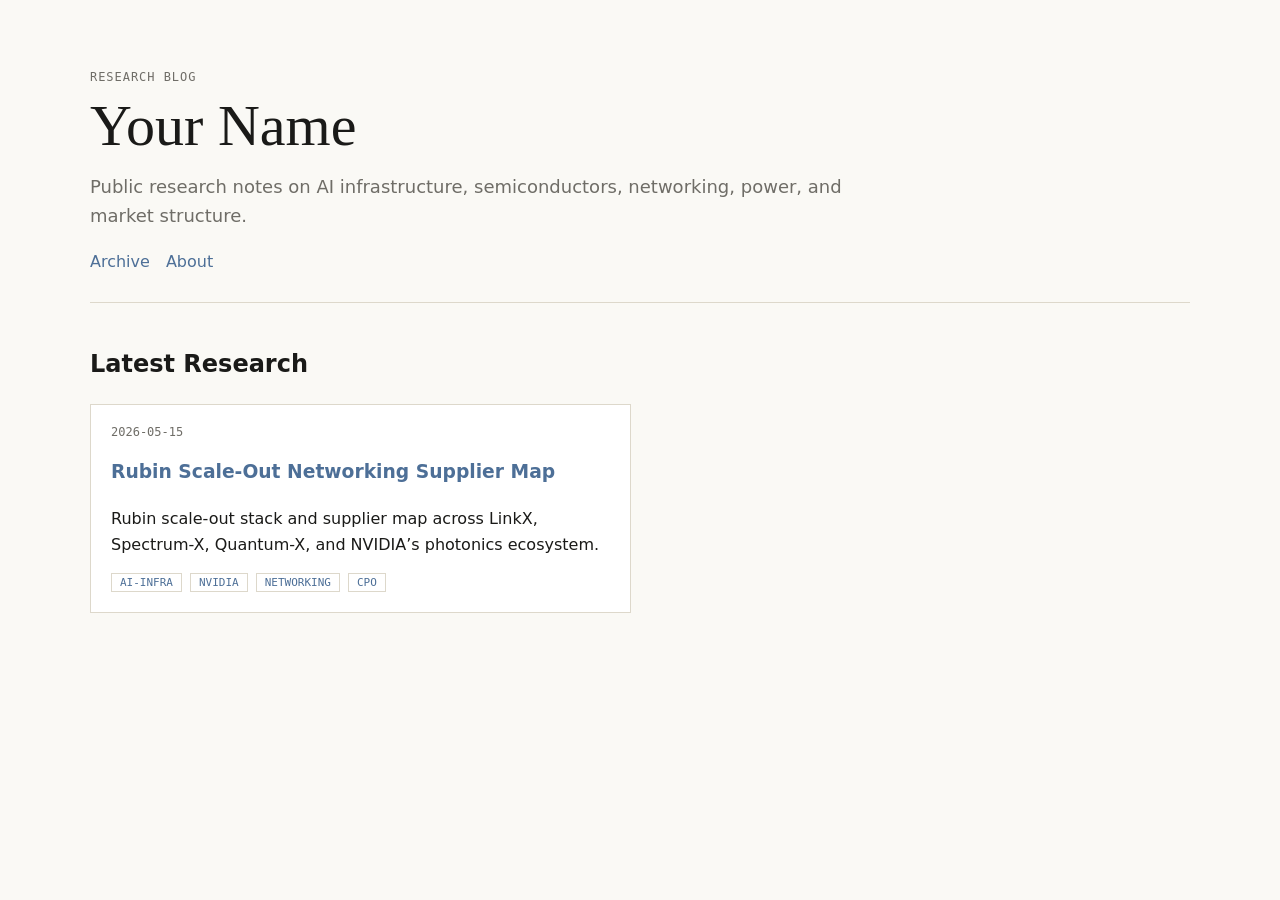
<file: index.html>
<!doctype html>
<html lang="en">
<head>
  <meta charset="utf-8">
  <meta name="viewport" content="width=device-width, initial-scale=1">
  <title>Your Name — Research Blog</title>
  <link rel="stylesheet" href="assets/site.css">
</head>
<body>
  <main class="page-shell">
    <header class="hero">
      <p class="eyebrow">Research Blog</p>
      <h1>Your Name</h1>
      <p class="dek">Public research notes on AI infrastructure, semiconductors, networking, power, and market structure.</p>
      <nav class="topnav">
        <a href="/research-blog/archive/">Archive</a><a href="/research-blog/about/">About</a>
      </nav>
    </header>
    
    <section class="section">
      <h2>Latest Research</h2>
      <div class="post-grid">
        <article class="post-card">
        <div class="post-meta">2026-05-15</div>
        <h3><a href="/research-blog/posts/rubin-scale-out-networking-supplier-map/">Rubin Scale-Out Networking Supplier Map</a></h3>
        <p>Rubin scale-out stack and supplier map across LinkX, Spectrum-X, Quantum-X, and NVIDIA’s photonics ecosystem.</p>
        <div class="tags"><a class="tag" href="/research-blog/tags/ai-infra/">ai-infra</a><a class="tag" href="/research-blog/tags/nvidia/">nvidia</a><a class="tag" href="/research-blog/tags/networking/">networking</a><a class="tag" href="/research-blog/tags/cpo/">cpo</a></div>
      </article>
      </div>
    </section>
    
  </main>
</body>
</html>
</file>
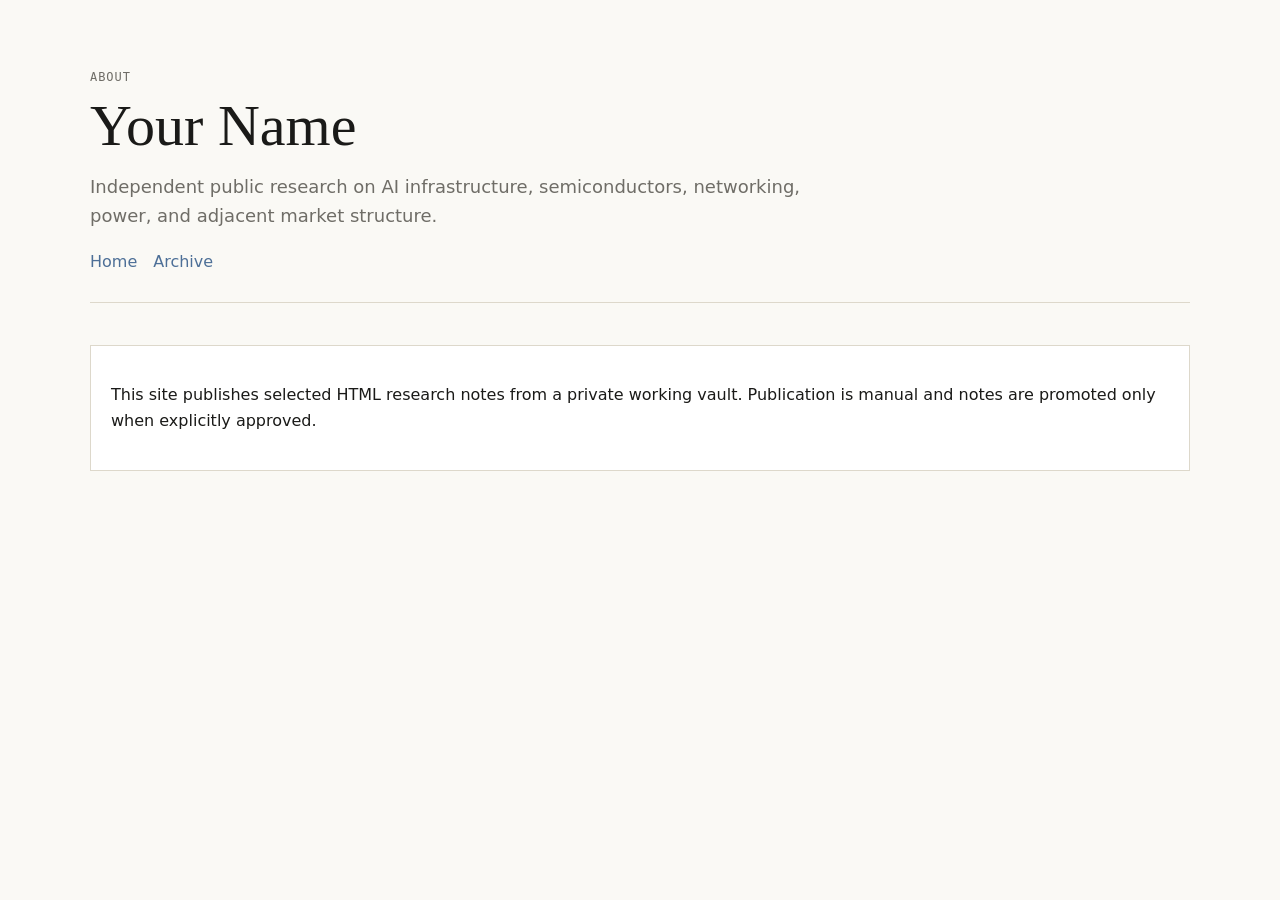
<file: about/index.html>
<!doctype html>
<html lang="en">
<head>
  <meta charset="utf-8">
  <meta name="viewport" content="width=device-width, initial-scale=1">
  <title>About — Research Blog</title>
  <link rel="stylesheet" href="../assets/site.css">
</head>
<body>
  <main class="page-shell">
    <header class="hero">
      <p class="eyebrow">About</p>
      <h1>Your Name</h1>
      <p class="dek">Independent public research on AI infrastructure, semiconductors, networking, power, and adjacent market structure.</p>
      <nav class="topnav">
        <a href="/research-blog/">Home</a>
        <a href="/research-blog/archive/">Archive</a>
      </nav>
    </header>
    <section class="section">
      <div class="post-card">
        <p>This site publishes selected HTML research notes from a private working vault. Publication is manual and notes are promoted only when explicitly approved.</p>
      </div>
    </section>
  </main>
</body>
</html>
</file>
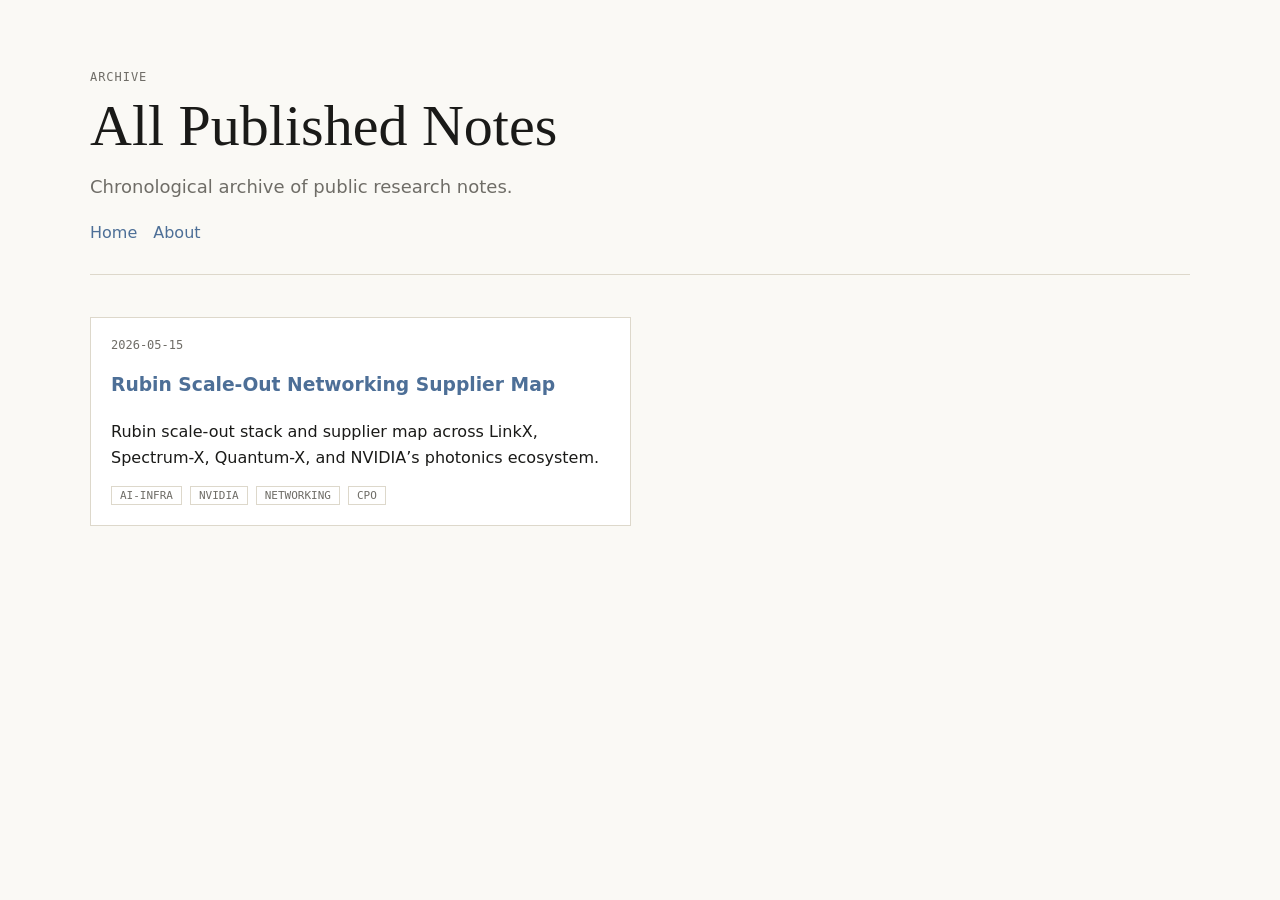
<file: archive/index.html>
<!doctype html>
<html lang="en">
<head>
  <meta charset="utf-8">
  <meta name="viewport" content="width=device-width, initial-scale=1">
  <title>Archive — Research Blog</title>
  <link rel="stylesheet" href="../assets/site.css">
</head>
<body>
  <main class="page-shell">
    <header class="hero">
      <p class="eyebrow">Archive</p>
      <h1>All Published Notes</h1>
      <p class="dek">Chronological archive of public research notes.</p>
      <nav class="topnav">
        <a href="/research-blog/">Home</a>
        <a href="/research-blog/about/">About</a>
      </nav>
    </header>
    <section class="section">
      <div id="archive-posts" class="post-grid"></div>
    </section>
  </main>
  <script src="../assets/site.js"></script>
</body>
</html>
</file>
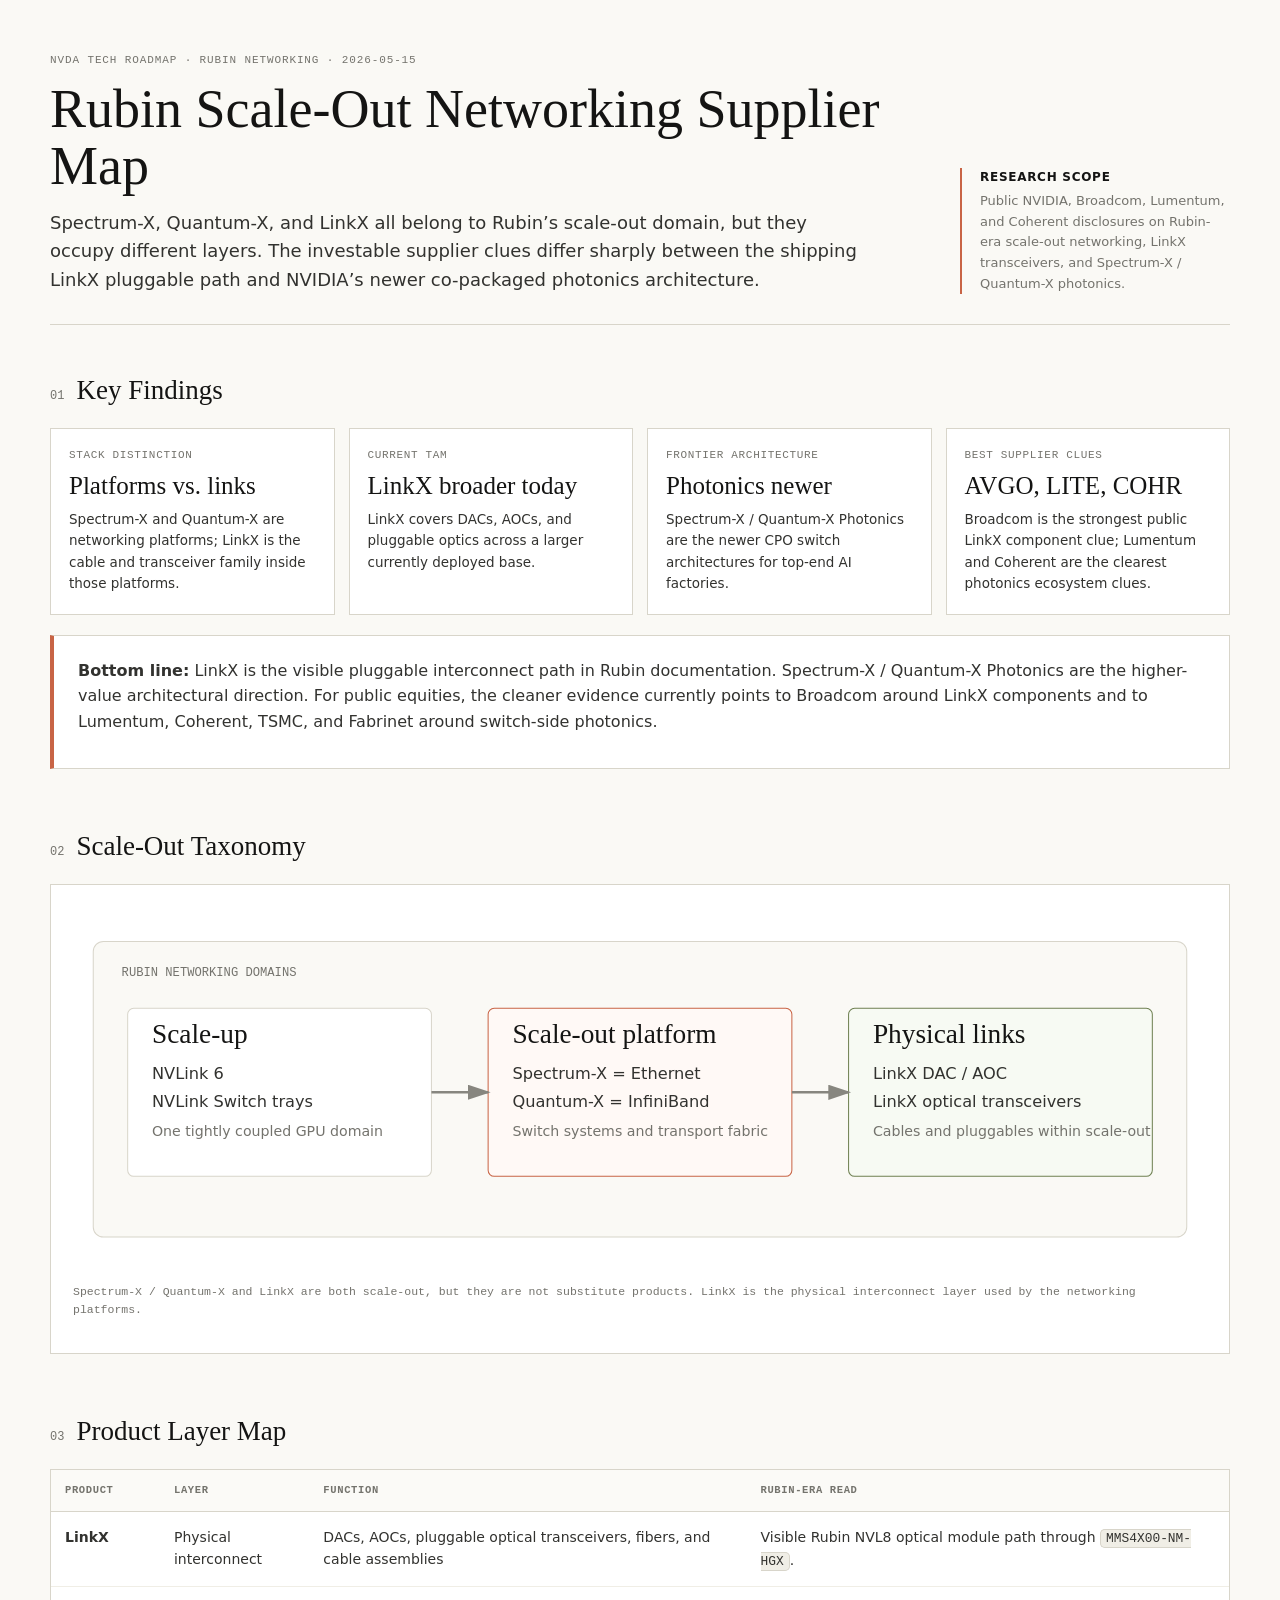
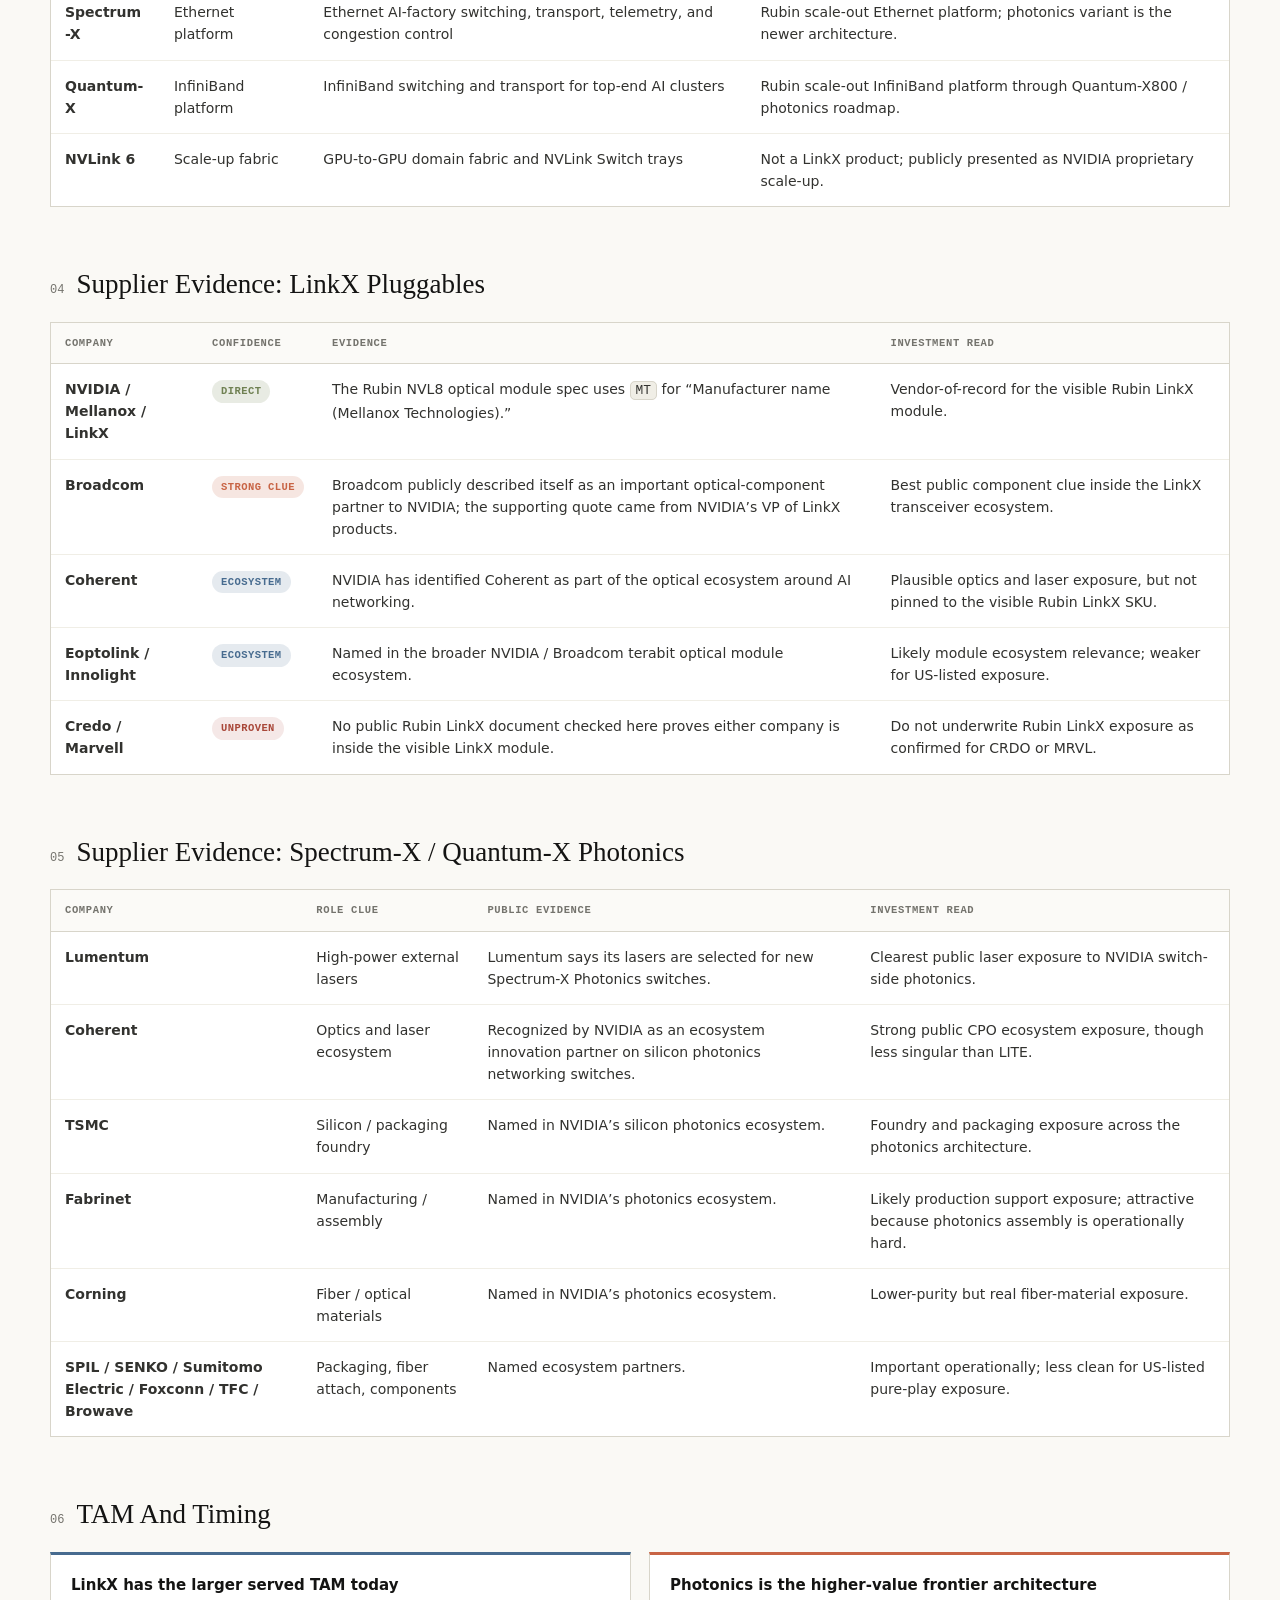
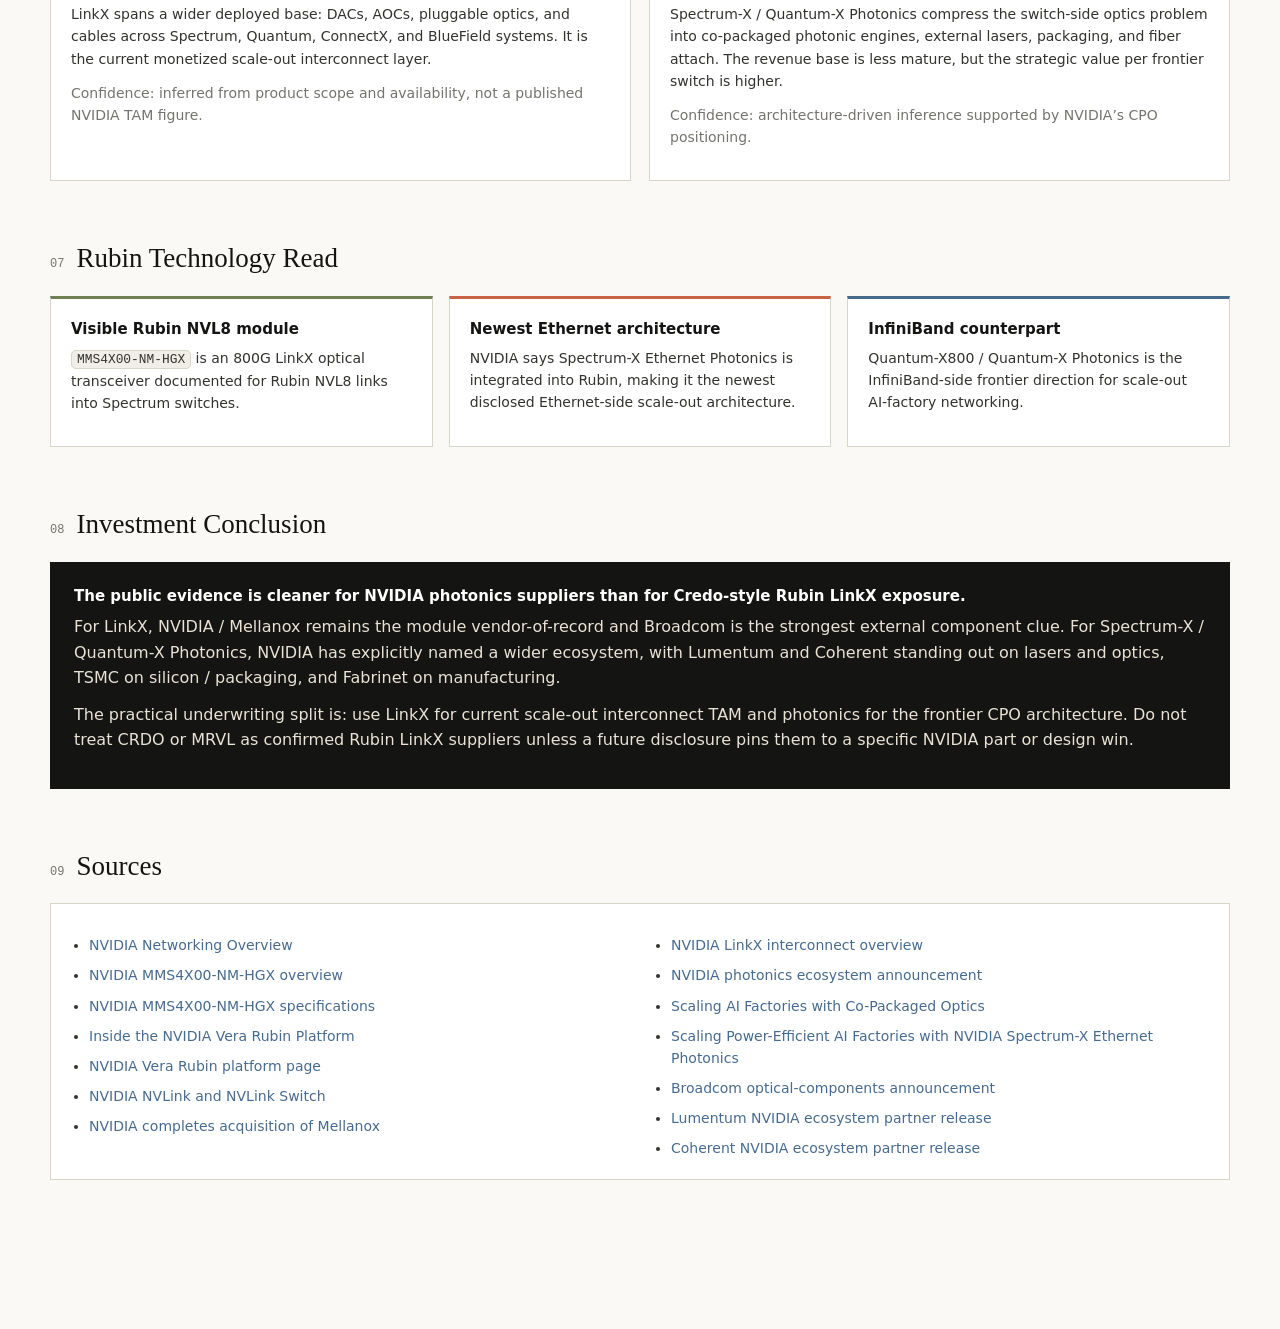
<file: posts/rubin-scale-out-networking-supplier-map/index.html>
<!doctype html>
<html lang="en">
<head>
<meta charset="utf-8">
<meta name="viewport" content="width=device-width, initial-scale=1">
<title>Rubin Scale-Out Networking Supplier Map</title>
<meta name="post:title" content="Rubin Scale-Out Networking Supplier Map">
<meta name="post:summary" content="Rubin scale-out stack and supplier map across LinkX, Spectrum-X, Quantum-X, and NVIDIA’s photonics ecosystem.">
<meta name="post:published" content="2026-05-15">
<meta name="post:tags" content="ai-infra,nvidia,networking,cpo">
<style>
:root {
  --ivory: #FAF9F5;
  --paper: #FFFFFF;
  --slate: #141413;
  --ink: #32322F;
  --muted: #74736D;
  --line: #D8D5CA;
  --wash: #F0EEE6;
  --clay: #C86445;
  --blue: #476B8F;
  --green: #6F8052;
  --red: #A94739;
  --serif: ui-serif, Georgia, "Times New Roman", serif;
  --sans: system-ui, -apple-system, "Segoe UI", Roboto, sans-serif;
  --mono: ui-monospace, "SF Mono", Menlo, Monaco, monospace;
}
* { box-sizing: border-box; }
html { background: var(--ivory); }
body {
  margin: 0;
  font-family: var(--sans);
  color: var(--ink);
  background: var(--ivory);
  line-height: 1.58;
  -webkit-font-smoothing: antialiased;
}
.page {
  width: min(1180px, calc(100vw - 48px));
  margin: 0 auto;
  padding: 52px 0 96px;
}
.report-header {
  display: grid;
  grid-template-columns: minmax(0, 1fr) 270px;
  gap: 40px;
  align-items: end;
  border-bottom: 1.5px solid var(--line);
  padding-bottom: 30px;
  margin-bottom: 34px;
}
.eyebrow {
  font-family: var(--mono);
  font-size: 11px;
  letter-spacing: .08em;
  text-transform: uppercase;
  color: var(--muted);
  margin-bottom: 12px;
}
h1 {
  margin: 0 0 14px;
  font-family: var(--serif);
  font-size: clamp(34px, 5vw, 54px);
  font-weight: 500;
  line-height: 1.05;
  color: var(--slate);
  letter-spacing: 0;
  max-width: 900px;
}
.dek {
  max-width: 820px;
  font-size: 18px;
  color: var(--ink);
  margin: 0;
}
.meta-panel {
  border-left: 2px solid var(--clay);
  padding-left: 18px;
  font-size: 13px;
  color: var(--muted);
}
.meta-panel b {
  display: block;
  color: var(--slate);
  font-size: 12px;
  letter-spacing: .06em;
  text-transform: uppercase;
  margin-bottom: 4px;
}
section { margin: 44px 0 56px; }
.section-head {
  display: flex;
  align-items: baseline;
  gap: 12px;
  margin-bottom: 16px;
}
.section-num {
  font-family: var(--mono);
  font-size: 12px;
  color: var(--muted);
}
h2 {
  margin: 0;
  font-family: var(--serif);
  font-weight: 500;
  font-size: 27px;
  color: var(--slate);
  letter-spacing: 0;
}
h3 {
  margin: 0 0 8px;
  font-size: 15px;
  line-height: 1.35;
  color: var(--slate);
}
p { margin: 0 0 12px; }
a { color: var(--blue); text-decoration: none; }
a:hover { text-decoration: underline; }
code {
  font-family: var(--mono);
  font-size: .92em;
  background: var(--wash);
  border: 1px solid var(--line);
  border-radius: 5px;
  padding: 1px 5px;
  overflow-wrap: anywhere;
}
.callout {
  background: var(--paper);
  border: 1px solid var(--line);
  border-left: 4px solid var(--clay);
  padding: 22px 24px;
  margin-top: 20px;
}
.finding-grid {
  display: grid;
  grid-template-columns: repeat(4, minmax(0, 1fr));
  gap: 14px;
}
.finding {
  min-width: 0;
  background: var(--paper);
  border: 1px solid var(--line);
  padding: 18px 18px 20px;
  display: flex;
  flex-direction: column;
  gap: 8px;
}
.finding .label {
  font-family: var(--mono);
  font-size: 11px;
  letter-spacing: .06em;
  text-transform: uppercase;
  color: var(--muted);
}
.finding .value {
  font-family: var(--serif);
  font-size: 25px;
  line-height: 1.15;
  color: var(--slate);
  overflow-wrap: anywhere;
}
.finding p {
  font-size: 13.5px;
  color: var(--ink);
  margin: 0;
}
.matrix {
  display: grid;
  grid-template-columns: repeat(3, minmax(0, 1fr));
  gap: 16px;
}
.panel {
  min-width: 0;
  background: var(--paper);
  border: 1px solid var(--line);
  padding: 20px;
}
.panel.accent-blue { border-top: 3px solid var(--blue); }
.panel.accent-clay { border-top: 3px solid var(--clay); }
.panel.accent-green { border-top: 3px solid var(--green); }
.panel p, .panel li { font-size: 14px; }
.panel ul {
  margin: 10px 0 0 18px;
  padding: 0;
}
.diagram {
  background: var(--paper);
  border: 1px solid var(--line);
  padding: 22px;
  overflow: hidden;
}
svg { width: 100%; height: auto; display: block; }
.caption {
  font-family: var(--mono);
  color: var(--muted);
  font-size: 11.5px;
  margin-top: 12px;
}
.table-wrap {
  width: 100%;
  overflow-x: auto;
  background: var(--paper);
  border: 1px solid var(--line);
  -webkit-overflow-scrolling: touch;
}
table {
  width: 100%;
  min-width: 760px;
  border-collapse: collapse;
  font-size: 14px;
}
th {
  text-align: left;
  font-family: var(--mono);
  font-size: 10.5px;
  letter-spacing: .06em;
  text-transform: uppercase;
  color: var(--muted);
  font-weight: 600;
  padding: 12px 14px;
  border-bottom: 1.5px solid var(--line);
  background: #FBFAF7;
  white-space: nowrap;
}
td {
  vertical-align: top;
  padding: 14px;
  border-bottom: 1px solid var(--wash);
  overflow-wrap: anywhere;
}
tr:last-child td { border-bottom: 0; }
.pill {
  display: inline-block;
  white-space: nowrap;
  padding: 3px 9px;
  border-radius: 999px;
  font-family: var(--mono);
  font-size: 10.5px;
  letter-spacing: .04em;
  text-transform: uppercase;
  font-weight: 700;
}
.pill.direct { background: rgba(111,128,82,.16); color: var(--green); }
.pill.clue { background: rgba(200,100,69,.16); color: var(--clay); }
.pill.eco { background: rgba(71,107,143,.14); color: var(--blue); }
.pill.unproven { background: rgba(169,71,57,.12); color: var(--red); }
.two-col {
  display: grid;
  grid-template-columns: repeat(2, minmax(0, 1fr));
  gap: 18px;
}
.thesis {
  background: var(--slate);
  color: #F7F3EA;
  padding: 24px;
}
.thesis h3 { color: #FFFFFF; }
.thesis p { color: #E9E2D5; }
.sources {
  columns: 2;
  column-gap: 44px;
  font-size: 13px;
}
.sources li {
  break-inside: avoid;
  margin-bottom: 8px;
}
details {
  background: var(--paper);
  border: 1px solid var(--line);
  padding: 14px 16px;
  margin-top: 16px;
}
summary {
  cursor: pointer;
  font-weight: 700;
  color: var(--slate);
}
.small { font-size: 13px; color: var(--muted); }
@media (max-width: 980px) {
  .report-header,
  .finding-grid,
  .matrix,
  .two-col {
    grid-template-columns: 1fr;
  }
  .meta-panel { border-left: 0; border-top: 2px solid var(--clay); padding: 16px 0 0; }
  .sources { columns: 1; }
}
@media (max-width: 720px) {
  .page { width: min(100vw - 28px, 1180px); padding-top: 34px; }
  h1 { font-size: 34px; }
  h2 { font-size: 23px; }
  .dek { font-size: 16px; }
  .table-wrap { overflow-x: visible; border: 0; background: transparent; }
  .table-wrap table { min-width: 0; }
  .table-wrap thead { display: none; }
  .table-wrap tbody,
  .table-wrap tr,
  .table-wrap td { display: block; width: 100%; }
  .table-wrap tr {
    background: var(--paper);
    border: 1px solid var(--line);
    margin-bottom: 12px;
  }
  .table-wrap td {
    display: block;
    padding: 11px 12px;
    border-bottom: 1px solid var(--wash);
  }
  .table-wrap td:last-child { border-bottom: 0; }
  .table-wrap td::before {
    font-family: var(--mono);
    font-size: 10px;
    letter-spacing: .06em;
    text-transform: uppercase;
    color: var(--muted);
    font-weight: 700;
    display: block;
    margin-bottom: 4px;
  }
  .product-table td:nth-child(1)::before { content: "Product"; }
  .product-table td:nth-child(2)::before { content: "Layer"; }
  .product-table td:nth-child(3)::before { content: "Function"; }
  .product-table td:nth-child(4)::before { content: "Rubin read"; }
  .linkx-table td:nth-child(1)::before { content: "Company"; }
  .linkx-table td:nth-child(2)::before { content: "Confidence"; }
  .linkx-table td:nth-child(3)::before { content: "Evidence"; }
  .linkx-table td:nth-child(4)::before { content: "Investment"; }
  .photonics-table td:nth-child(1)::before { content: "Company"; }
  .photonics-table td:nth-child(2)::before { content: "Role"; }
  .photonics-table td:nth-child(3)::before { content: "Evidence"; }
  .photonics-table td:nth-child(4)::before { content: "Investment"; }
}
</style>
</head>
<body>
<main class="page">
  <header class="report-header">
    <div>
      <div class="eyebrow">NVDA Tech Roadmap · Rubin Networking · 2026-05-15</div>
      <h1>Rubin Scale-Out Networking Supplier Map</h1>
      <p class="dek">Spectrum-X, Quantum-X, and LinkX all belong to Rubin’s scale-out domain, but they occupy different layers. The investable supplier clues differ sharply between the shipping LinkX pluggable path and NVIDIA’s newer co-packaged photonics architecture.</p>
    </div>
    <div class="meta-panel">
      <b>Research Scope</b>
      Public NVIDIA, Broadcom, Lumentum, and Coherent disclosures on Rubin-era scale-out networking, LinkX transceivers, and Spectrum-X / Quantum-X photonics.
    </div>
  </header>

  <section>
    <div class="section-head"><span class="section-num">01</span><h2>Key Findings</h2></div>
    <div class="finding-grid">
      <div class="finding">
        <div class="label">Stack distinction</div>
        <div class="value">Platforms vs. links</div>
        <p>Spectrum-X and Quantum-X are networking platforms; LinkX is the cable and transceiver family inside those platforms.</p>
      </div>
      <div class="finding">
        <div class="label">Current TAM</div>
        <div class="value">LinkX broader today</div>
        <p>LinkX covers DACs, AOCs, and pluggable optics across a larger currently deployed base.</p>
      </div>
      <div class="finding">
        <div class="label">Frontier architecture</div>
        <div class="value">Photonics newer</div>
        <p>Spectrum-X / Quantum-X Photonics are the newer CPO switch architectures for top-end AI factories.</p>
      </div>
      <div class="finding">
        <div class="label">Best supplier clues</div>
        <div class="value">AVGO, LITE, COHR</div>
        <p>Broadcom is the strongest public LinkX component clue; Lumentum and Coherent are the clearest photonics ecosystem clues.</p>
      </div>
    </div>
    <div class="callout">
      <p><strong>Bottom line:</strong> LinkX is the visible pluggable interconnect path in Rubin documentation. Spectrum-X / Quantum-X Photonics are the higher-value architectural direction. For public equities, the cleaner evidence currently points to Broadcom around LinkX components and to Lumentum, Coherent, TSMC, and Fabrinet around switch-side photonics.</p>
    </div>
  </section>

  <section>
    <div class="section-head"><span class="section-num">02</span><h2>Scale-Out Taxonomy</h2></div>
    <div class="diagram">
      <svg viewBox="0 0 1120 360" role="img" aria-label="Rubin networking taxonomy">
        <defs>
          <marker id="arrow" markerWidth="10" markerHeight="10" refX="8" refY="3" orient="auto">
            <path d="M0,0 L0,6 L9,3 z" fill="#87867F"></path>
          </marker>
        </defs>
        <rect x="20" y="34" width="1080" height="292" rx="10" fill="#FAF9F5" stroke="#D8D5CA"></rect>
        <text x="48" y="68" font-family="ui-monospace, monospace" font-size="12" fill="#74736D">RUBIN NETWORKING DOMAINS</text>

        <rect x="54" y="100" width="300" height="166" rx="6" fill="#FFFFFF" stroke="#D8D5CA"></rect>
        <text x="78" y="134" font-family="Georgia, serif" font-size="27" fill="#141413">Scale-up</text>
        <text x="78" y="170" font-family="system-ui, sans-serif" font-size="16" fill="#32322F">NVLink 6</text>
        <text x="78" y="198" font-family="system-ui, sans-serif" font-size="16" fill="#32322F">NVLink Switch trays</text>
        <text x="78" y="226" font-family="system-ui, sans-serif" font-size="14" fill="#74736D">One tightly coupled GPU domain</text>

        <rect x="410" y="100" width="300" height="166" rx="6" fill="#FFF9F6" stroke="#C86445"></rect>
        <text x="434" y="134" font-family="Georgia, serif" font-size="27" fill="#141413">Scale-out platform</text>
        <text x="434" y="170" font-family="system-ui, sans-serif" font-size="16" fill="#32322F">Spectrum-X = Ethernet</text>
        <text x="434" y="198" font-family="system-ui, sans-serif" font-size="16" fill="#32322F">Quantum-X = InfiniBand</text>
        <text x="434" y="226" font-family="system-ui, sans-serif" font-size="14" fill="#74736D">Switch systems and transport fabric</text>

        <rect x="766" y="100" width="300" height="166" rx="6" fill="#F7FAF3" stroke="#6F8052"></rect>
        <text x="790" y="134" font-family="Georgia, serif" font-size="27" fill="#141413">Physical links</text>
        <text x="790" y="170" font-family="system-ui, sans-serif" font-size="16" fill="#32322F">LinkX DAC / AOC</text>
        <text x="790" y="198" font-family="system-ui, sans-serif" font-size="16" fill="#32322F">LinkX optical transceivers</text>
        <text x="790" y="226" font-family="system-ui, sans-serif" font-size="14" fill="#74736D">Cables and pluggables within scale-out</text>

        <line x1="354" y1="183" x2="410" y2="183" stroke="#87867F" stroke-width="2.5" marker-end="url(#arrow)"></line>
        <line x1="710" y1="183" x2="766" y2="183" stroke="#87867F" stroke-width="2.5" marker-end="url(#arrow)"></line>
      </svg>
      <p class="caption">Spectrum-X / Quantum-X and LinkX are both scale-out, but they are not substitute products. LinkX is the physical interconnect layer used by the networking platforms.</p>
    </div>
  </section>

  <section>
    <div class="section-head"><span class="section-num">03</span><h2>Product Layer Map</h2></div>
    <div class="table-wrap">
      <table class="product-table">
        <thead>
          <tr>
            <th>Product</th>
            <th>Layer</th>
            <th>Function</th>
            <th>Rubin-era read</th>
          </tr>
        </thead>
        <tbody>
          <tr>
            <td><strong>LinkX</strong></td>
            <td>Physical interconnect</td>
            <td>DACs, AOCs, pluggable optical transceivers, fibers, and cable assemblies</td>
            <td>Visible Rubin NVL8 optical module path through <code>MMS4X00-NM-HGX</code>.</td>
          </tr>
          <tr>
            <td><strong>Spectrum-X</strong></td>
            <td>Ethernet platform</td>
            <td>Ethernet AI-factory switching, transport, telemetry, and congestion control</td>
            <td>Rubin scale-out Ethernet platform; photonics variant is the newer architecture.</td>
          </tr>
          <tr>
            <td><strong>Quantum-X</strong></td>
            <td>InfiniBand platform</td>
            <td>InfiniBand switching and transport for top-end AI clusters</td>
            <td>Rubin scale-out InfiniBand platform through Quantum-X800 / photonics roadmap.</td>
          </tr>
          <tr>
            <td><strong>NVLink 6</strong></td>
            <td>Scale-up fabric</td>
            <td>GPU-to-GPU domain fabric and NVLink Switch trays</td>
            <td>Not a LinkX product; publicly presented as NVIDIA proprietary scale-up.</td>
          </tr>
        </tbody>
      </table>
    </div>
  </section>

  <section>
    <div class="section-head"><span class="section-num">04</span><h2>Supplier Evidence: LinkX Pluggables</h2></div>
    <div class="table-wrap">
      <table class="linkx-table">
        <thead>
          <tr>
            <th>Company</th>
            <th>Confidence</th>
            <th>Evidence</th>
            <th>Investment read</th>
          </tr>
        </thead>
        <tbody>
          <tr>
            <td><strong>NVIDIA / Mellanox / LinkX</strong></td>
            <td><span class="pill direct">Direct</span></td>
            <td>The Rubin NVL8 optical module spec uses <code>MT</code> for “Manufacturer name (Mellanox Technologies).”</td>
            <td>Vendor-of-record for the visible Rubin LinkX module.</td>
          </tr>
          <tr>
            <td><strong>Broadcom</strong></td>
            <td><span class="pill clue">Strong clue</span></td>
            <td>Broadcom publicly described itself as an important optical-component partner to NVIDIA; the supporting quote came from NVIDIA’s VP of LinkX products.</td>
            <td>Best public component clue inside the LinkX transceiver ecosystem.</td>
          </tr>
          <tr>
            <td><strong>Coherent</strong></td>
            <td><span class="pill eco">Ecosystem</span></td>
            <td>NVIDIA has identified Coherent as part of the optical ecosystem around AI networking.</td>
            <td>Plausible optics and laser exposure, but not pinned to the visible Rubin LinkX SKU.</td>
          </tr>
          <tr>
            <td><strong>Eoptolink / Innolight</strong></td>
            <td><span class="pill eco">Ecosystem</span></td>
            <td>Named in the broader NVIDIA / Broadcom terabit optical module ecosystem.</td>
            <td>Likely module ecosystem relevance; weaker for US-listed exposure.</td>
          </tr>
          <tr>
            <td><strong>Credo / Marvell</strong></td>
            <td><span class="pill unproven">Unproven</span></td>
            <td>No public Rubin LinkX document checked here proves either company is inside the visible LinkX module.</td>
            <td>Do not underwrite Rubin LinkX exposure as confirmed for CRDO or MRVL.</td>
          </tr>
        </tbody>
      </table>
    </div>
  </section>

  <section>
    <div class="section-head"><span class="section-num">05</span><h2>Supplier Evidence: Spectrum-X / Quantum-X Photonics</h2></div>
    <div class="table-wrap">
      <table class="photonics-table">
        <thead>
          <tr>
            <th>Company</th>
            <th>Role clue</th>
            <th>Public evidence</th>
            <th>Investment read</th>
          </tr>
        </thead>
        <tbody>
          <tr>
            <td><strong>Lumentum</strong></td>
            <td>High-power external lasers</td>
            <td>Lumentum says its lasers are selected for new Spectrum-X Photonics switches.</td>
            <td>Clearest public laser exposure to NVIDIA switch-side photonics.</td>
          </tr>
          <tr>
            <td><strong>Coherent</strong></td>
            <td>Optics and laser ecosystem</td>
            <td>Recognized by NVIDIA as an ecosystem innovation partner on silicon photonics networking switches.</td>
            <td>Strong public CPO ecosystem exposure, though less singular than LITE.</td>
          </tr>
          <tr>
            <td><strong>TSMC</strong></td>
            <td>Silicon / packaging foundry</td>
            <td>Named in NVIDIA’s silicon photonics ecosystem.</td>
            <td>Foundry and packaging exposure across the photonics architecture.</td>
          </tr>
          <tr>
            <td><strong>Fabrinet</strong></td>
            <td>Manufacturing / assembly</td>
            <td>Named in NVIDIA’s photonics ecosystem.</td>
            <td>Likely production support exposure; attractive because photonics assembly is operationally hard.</td>
          </tr>
          <tr>
            <td><strong>Corning</strong></td>
            <td>Fiber / optical materials</td>
            <td>Named in NVIDIA’s photonics ecosystem.</td>
            <td>Lower-purity but real fiber-material exposure.</td>
          </tr>
          <tr>
            <td><strong>SPIL / SENKO / Sumitomo Electric / Foxconn / TFC / Browave</strong></td>
            <td>Packaging, fiber attach, components</td>
            <td>Named ecosystem partners.</td>
            <td>Important operationally; less clean for US-listed pure-play exposure.</td>
          </tr>
        </tbody>
      </table>
    </div>
  </section>

  <section>
    <div class="section-head"><span class="section-num">06</span><h2>TAM And Timing</h2></div>
    <div class="two-col">
      <div class="panel accent-blue">
        <h3>LinkX has the larger served TAM today</h3>
        <p>LinkX spans a wider deployed base: DACs, AOCs, pluggable optics, and cables across Spectrum, Quantum, ConnectX, and BlueField systems. It is the current monetized scale-out interconnect layer.</p>
        <p class="small">Confidence: inferred from product scope and availability, not a published NVIDIA TAM figure.</p>
      </div>
      <div class="panel accent-clay">
        <h3>Photonics is the higher-value frontier architecture</h3>
        <p>Spectrum-X / Quantum-X Photonics compress the switch-side optics problem into co-packaged photonic engines, external lasers, packaging, and fiber attach. The revenue base is less mature, but the strategic value per frontier switch is higher.</p>
        <p class="small">Confidence: architecture-driven inference supported by NVIDIA’s CPO positioning.</p>
      </div>
    </div>
  </section>

  <section>
    <div class="section-head"><span class="section-num">07</span><h2>Rubin Technology Read</h2></div>
    <div class="matrix">
      <div class="panel accent-green">
        <h3>Visible Rubin NVL8 module</h3>
        <p><code>MMS4X00-NM-HGX</code> is an 800G LinkX optical transceiver documented for Rubin NVL8 links into Spectrum switches.</p>
      </div>
      <div class="panel accent-clay">
        <h3>Newest Ethernet architecture</h3>
        <p>NVIDIA says Spectrum-X Ethernet Photonics is integrated into Rubin, making it the newest disclosed Ethernet-side scale-out architecture.</p>
      </div>
      <div class="panel accent-blue">
        <h3>InfiniBand counterpart</h3>
        <p>Quantum-X800 / Quantum-X Photonics is the InfiniBand-side frontier direction for scale-out AI-factory networking.</p>
      </div>
    </div>
  </section>

  <section>
    <div class="section-head"><span class="section-num">08</span><h2>Investment Conclusion</h2></div>
    <div class="thesis">
      <h3>The public evidence is cleaner for NVIDIA photonics suppliers than for Credo-style Rubin LinkX exposure.</h3>
      <p>For LinkX, NVIDIA / Mellanox remains the module vendor-of-record and Broadcom is the strongest external component clue. For Spectrum-X / Quantum-X Photonics, NVIDIA has explicitly named a wider ecosystem, with Lumentum and Coherent standing out on lasers and optics, TSMC on silicon / packaging, and Fabrinet on manufacturing.</p>
      <p>The practical underwriting split is: use LinkX for current scale-out interconnect TAM and photonics for the frontier CPO architecture. Do not treat CRDO or MRVL as confirmed Rubin LinkX suppliers unless a future disclosure pins them to a specific NVIDIA part or design win.</p>
    </div>
  </section>

  <section>
    <div class="section-head"><span class="section-num">09</span><h2>Sources</h2></div>
    <div class="panel">
      <ul class="sources">
        <li><a href="https://docs.nvidia.com/networking/display/cableovpub/nvidia+networking+overview">NVIDIA Networking Overview</a></li>
        <li><a href="https://docs.nvidia.com/networking/display/mms4x00nmhgx500">NVIDIA MMS4X00-NM-HGX overview</a></li>
        <li><a href="https://docs.nvidia.com/networking/display/mms4x00nmhgx500/specifications">NVIDIA MMS4X00-NM-HGX specifications</a></li>
        <li><a href="https://developer.nvidia.com/blog/inside-the-nvidia-rubin-platform-six-new-chips-one-ai-supercomputer/">Inside the NVIDIA Vera Rubin Platform</a></li>
        <li><a href="https://www.nvidia.com/en-gb/data-center/technologies/rubin/">NVIDIA Vera Rubin platform page</a></li>
        <li><a href="https://www.nvidia.com/en-us/data-center/nvlink/">NVIDIA NVLink and NVLink Switch</a></li>
        <li><a href="https://nvidianews.nvidia.com/news/nvidia-completes-acquisition-of-mellanox-creating-major-force-driving-next-gen-data-centers">NVIDIA completes acquisition of Mellanox</a></li>
        <li><a href="https://www.nvidia.com/en-us/networking/products/interconnect/">NVIDIA LinkX interconnect overview</a></li>
        <li><a href="https://nvidianews.nvidia.com/news/nvidia-spectrum-x-co-packaged-optics-networking-switches-ai-factories/?linkId=100000349582294">NVIDIA photonics ecosystem announcement</a></li>
        <li><a href="https://developer.nvidia.com/blog/scaling-ai-factories-with-co-packaged-optics-for-better-power-efficiency/">Scaling AI Factories with Co-Packaged Optics</a></li>
        <li><a href="https://developer.nvidia.com/blog/scaling-power-efficient-ai-factories-with-nvidia-spectrum-x-ethernet-photonics/">Scaling Power-Efficient AI Factories with NVIDIA Spectrum-X Ethernet Photonics</a></li>
        <li><a href="https://investors.broadcom.com/news-releases/news-release-details/broadcom-extends-technology-and-volume-leadership-ai-optical">Broadcom optical-components announcement</a></li>
        <li><a href="https://investor.lumentum.com/financial-news-releases/news-details/2025/Lumentum-Selected-as-an-NVIDIA-Silicon-Photonics-Ecosystem-Partnerto-Advance-AI-Networking-at-Scale/default.aspx">Lumentum NVIDIA ecosystem partner release</a></li>
        <li><a href="https://www.coherent.com/news/press-releases/coherent-recognized-as-nvidia-ecosystem-innovation-partner">Coherent NVIDIA ecosystem partner release</a></li>
      </ul>
    </div>
  </section>
</main>
</body>
</html>
</file>
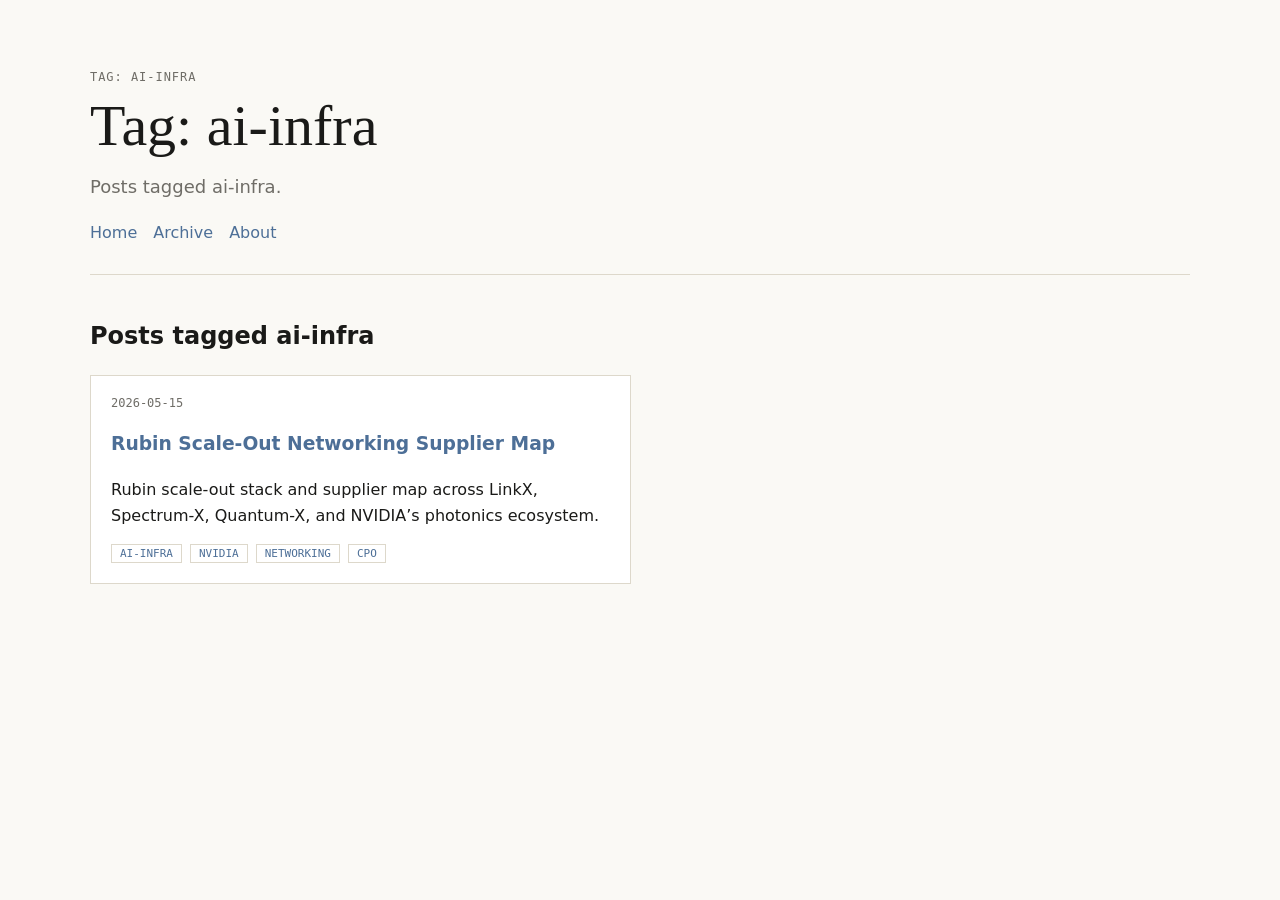
<file: tags/ai-infra/index.html>
<!doctype html>
<html lang="en">
<head>
  <meta charset="utf-8">
  <meta name="viewport" content="width=device-width, initial-scale=1">
  <title>Tag: ai-infra — Research Blog</title>
  <link rel="stylesheet" href="../../assets/site.css">
</head>
<body>
  <main class="page-shell">
    <header class="hero">
      <p class="eyebrow">Tag: ai-infra</p>
      <h1>Tag: ai-infra</h1>
      <p class="dek">Posts tagged ai-infra.</p>
      <nav class="topnav">
        <a href="/research-blog/">Home</a><a href="/research-blog/archive/">Archive</a><a href="/research-blog/about/">About</a>
      </nav>
    </header>
    
    <section class="section">
      <h2>Posts tagged ai-infra</h2>
      <div class="post-grid">
        <article class="post-card">
        <div class="post-meta">2026-05-15</div>
        <h3><a href="/research-blog/posts/rubin-scale-out-networking-supplier-map/">Rubin Scale-Out Networking Supplier Map</a></h3>
        <p>Rubin scale-out stack and supplier map across LinkX, Spectrum-X, Quantum-X, and NVIDIA’s photonics ecosystem.</p>
        <div class="tags"><a class="tag" href="/research-blog/tags/ai-infra/">ai-infra</a><a class="tag" href="/research-blog/tags/nvidia/">nvidia</a><a class="tag" href="/research-blog/tags/networking/">networking</a><a class="tag" href="/research-blog/tags/cpo/">cpo</a></div>
      </article>
      </div>
    </section>
    
  </main>
</body>
</html>
</file>
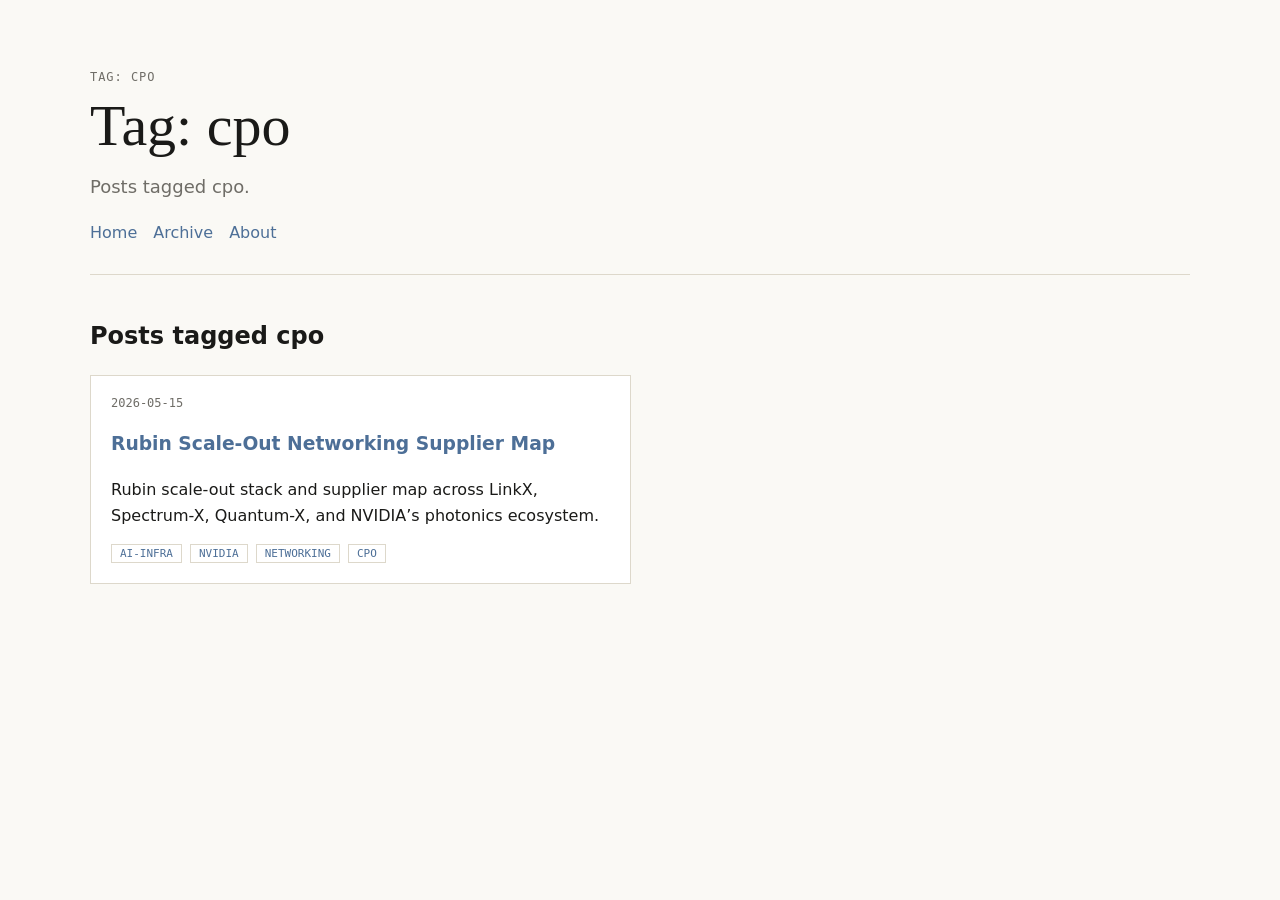
<file: tags/cpo/index.html>
<!doctype html>
<html lang="en">
<head>
  <meta charset="utf-8">
  <meta name="viewport" content="width=device-width, initial-scale=1">
  <title>Tag: cpo — Research Blog</title>
  <link rel="stylesheet" href="../../assets/site.css">
</head>
<body>
  <main class="page-shell">
    <header class="hero">
      <p class="eyebrow">Tag: cpo</p>
      <h1>Tag: cpo</h1>
      <p class="dek">Posts tagged cpo.</p>
      <nav class="topnav">
        <a href="/research-blog/">Home</a><a href="/research-blog/archive/">Archive</a><a href="/research-blog/about/">About</a>
      </nav>
    </header>
    
    <section class="section">
      <h2>Posts tagged cpo</h2>
      <div class="post-grid">
        <article class="post-card">
        <div class="post-meta">2026-05-15</div>
        <h3><a href="/research-blog/posts/rubin-scale-out-networking-supplier-map/">Rubin Scale-Out Networking Supplier Map</a></h3>
        <p>Rubin scale-out stack and supplier map across LinkX, Spectrum-X, Quantum-X, and NVIDIA’s photonics ecosystem.</p>
        <div class="tags"><a class="tag" href="/research-blog/tags/ai-infra/">ai-infra</a><a class="tag" href="/research-blog/tags/nvidia/">nvidia</a><a class="tag" href="/research-blog/tags/networking/">networking</a><a class="tag" href="/research-blog/tags/cpo/">cpo</a></div>
      </article>
      </div>
    </section>
    
  </main>
</body>
</html>
</file>
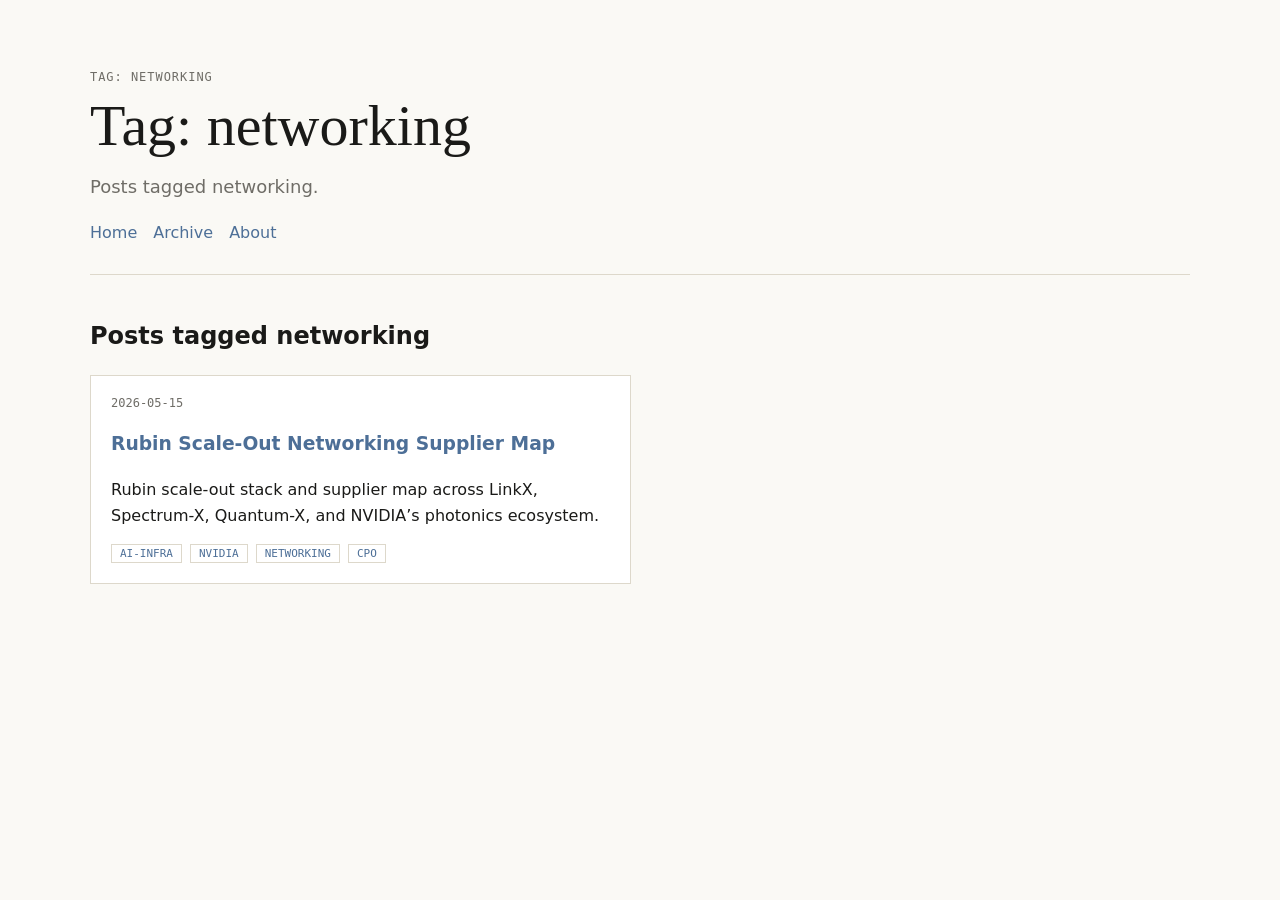
<file: tags/networking/index.html>
<!doctype html>
<html lang="en">
<head>
  <meta charset="utf-8">
  <meta name="viewport" content="width=device-width, initial-scale=1">
  <title>Tag: networking — Research Blog</title>
  <link rel="stylesheet" href="../../assets/site.css">
</head>
<body>
  <main class="page-shell">
    <header class="hero">
      <p class="eyebrow">Tag: networking</p>
      <h1>Tag: networking</h1>
      <p class="dek">Posts tagged networking.</p>
      <nav class="topnav">
        <a href="/research-blog/">Home</a><a href="/research-blog/archive/">Archive</a><a href="/research-blog/about/">About</a>
      </nav>
    </header>
    
    <section class="section">
      <h2>Posts tagged networking</h2>
      <div class="post-grid">
        <article class="post-card">
        <div class="post-meta">2026-05-15</div>
        <h3><a href="/research-blog/posts/rubin-scale-out-networking-supplier-map/">Rubin Scale-Out Networking Supplier Map</a></h3>
        <p>Rubin scale-out stack and supplier map across LinkX, Spectrum-X, Quantum-X, and NVIDIA’s photonics ecosystem.</p>
        <div class="tags"><a class="tag" href="/research-blog/tags/ai-infra/">ai-infra</a><a class="tag" href="/research-blog/tags/nvidia/">nvidia</a><a class="tag" href="/research-blog/tags/networking/">networking</a><a class="tag" href="/research-blog/tags/cpo/">cpo</a></div>
      </article>
      </div>
    </section>
    
  </main>
</body>
</html>
</file>
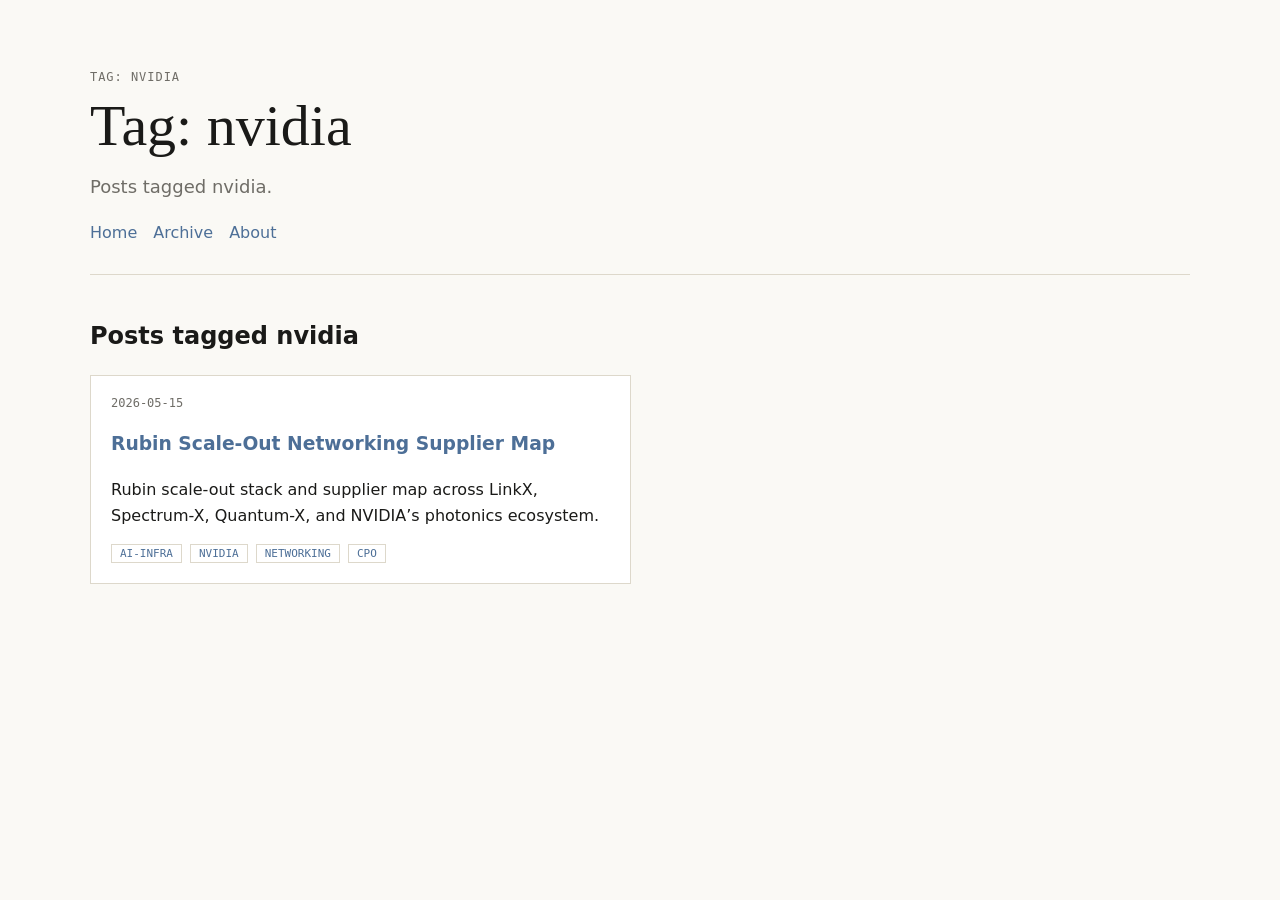
<file: tags/nvidia/index.html>
<!doctype html>
<html lang="en">
<head>
  <meta charset="utf-8">
  <meta name="viewport" content="width=device-width, initial-scale=1">
  <title>Tag: nvidia — Research Blog</title>
  <link rel="stylesheet" href="../../assets/site.css">
</head>
<body>
  <main class="page-shell">
    <header class="hero">
      <p class="eyebrow">Tag: nvidia</p>
      <h1>Tag: nvidia</h1>
      <p class="dek">Posts tagged nvidia.</p>
      <nav class="topnav">
        <a href="/research-blog/">Home</a><a href="/research-blog/archive/">Archive</a><a href="/research-blog/about/">About</a>
      </nav>
    </header>
    
    <section class="section">
      <h2>Posts tagged nvidia</h2>
      <div class="post-grid">
        <article class="post-card">
        <div class="post-meta">2026-05-15</div>
        <h3><a href="/research-blog/posts/rubin-scale-out-networking-supplier-map/">Rubin Scale-Out Networking Supplier Map</a></h3>
        <p>Rubin scale-out stack and supplier map across LinkX, Spectrum-X, Quantum-X, and NVIDIA’s photonics ecosystem.</p>
        <div class="tags"><a class="tag" href="/research-blog/tags/ai-infra/">ai-infra</a><a class="tag" href="/research-blog/tags/nvidia/">nvidia</a><a class="tag" href="/research-blog/tags/networking/">networking</a><a class="tag" href="/research-blog/tags/cpo/">cpo</a></div>
      </article>
      </div>
    </section>
    
  </main>
</body>
</html>
</file>
<file: assets/site.css>
:root {
  --bg: #faf9f5;
  --paper: #ffffff;
  --text: #1a1a18;
  --muted: #6f6d67;
  --line: #ddd8cb;
  --accent: #c86445;
  --link: #4d6f97;
  --serif: ui-serif, Georgia, "Times New Roman", serif;
  --sans: system-ui, -apple-system, "Segoe UI", Roboto, sans-serif;
  --mono: ui-monospace, "SF Mono", Menlo, Monaco, monospace;
}
* { box-sizing: border-box; }
body {
  margin: 0;
  background: var(--bg);
  color: var(--text);
  font-family: var(--sans);
  line-height: 1.6;
}
.page-shell {
  width: min(1100px, calc(100vw - 40px));
  margin: 0 auto;
  padding: 48px 0 96px;
}
.eyebrow {
  font: 12px var(--mono);
  letter-spacing: .08em;
  text-transform: uppercase;
  color: var(--muted);
}
.hero {
  padding: 10px 0 28px;
  border-bottom: 1px solid var(--line);
  margin-bottom: 36px;
}
h1 {
  font-family: var(--serif);
  font-size: clamp(34px, 6vw, 58px);
  line-height: 1.02;
  font-weight: 500;
  margin: 10px 0 12px;
}
.dek {
  max-width: 760px;
  font-size: 18px;
  color: var(--muted);
}
.topnav, .post-list, .tag-list {
  display: flex;
  flex-wrap: wrap;
  gap: 10px 16px;
}
.topnav a,
.post-card a,
.status-message a {
  color: var(--link);
  text-decoration: none;
}
.topnav a:hover,
.post-card a:hover,
.status-message a:hover {
  text-decoration: underline;
}
.section { margin-top: 42px; }
.post-card {
  background: var(--paper);
  border: 1px solid var(--line);
  padding: 20px;
}
.post-grid {
  display: grid;
  grid-template-columns: repeat(2, minmax(0, 1fr));
  gap: 18px;
}
.post-meta {
  font: 12px var(--mono);
  color: var(--muted);
  margin-bottom: 8px;
}
.tags {
  display: flex;
  flex-wrap: wrap;
  gap: 8px;
  margin-top: 12px;
}
.tag {
  display: inline-block;
  border: 1px solid var(--line);
  padding: 2px 8px;
  font: 11px var(--mono);
  text-transform: uppercase;
  color: var(--muted);
}
.status-message {
  color: var(--muted);
}
.status-message.error-state {
  border-color: var(--accent);
  color: var(--text);
}
@media (max-width: 760px) {
  .page-shell { width: min(100vw - 24px, 1100px); padding-top: 28px; }
  .post-grid { grid-template-columns: 1fr; }
}
</file>
